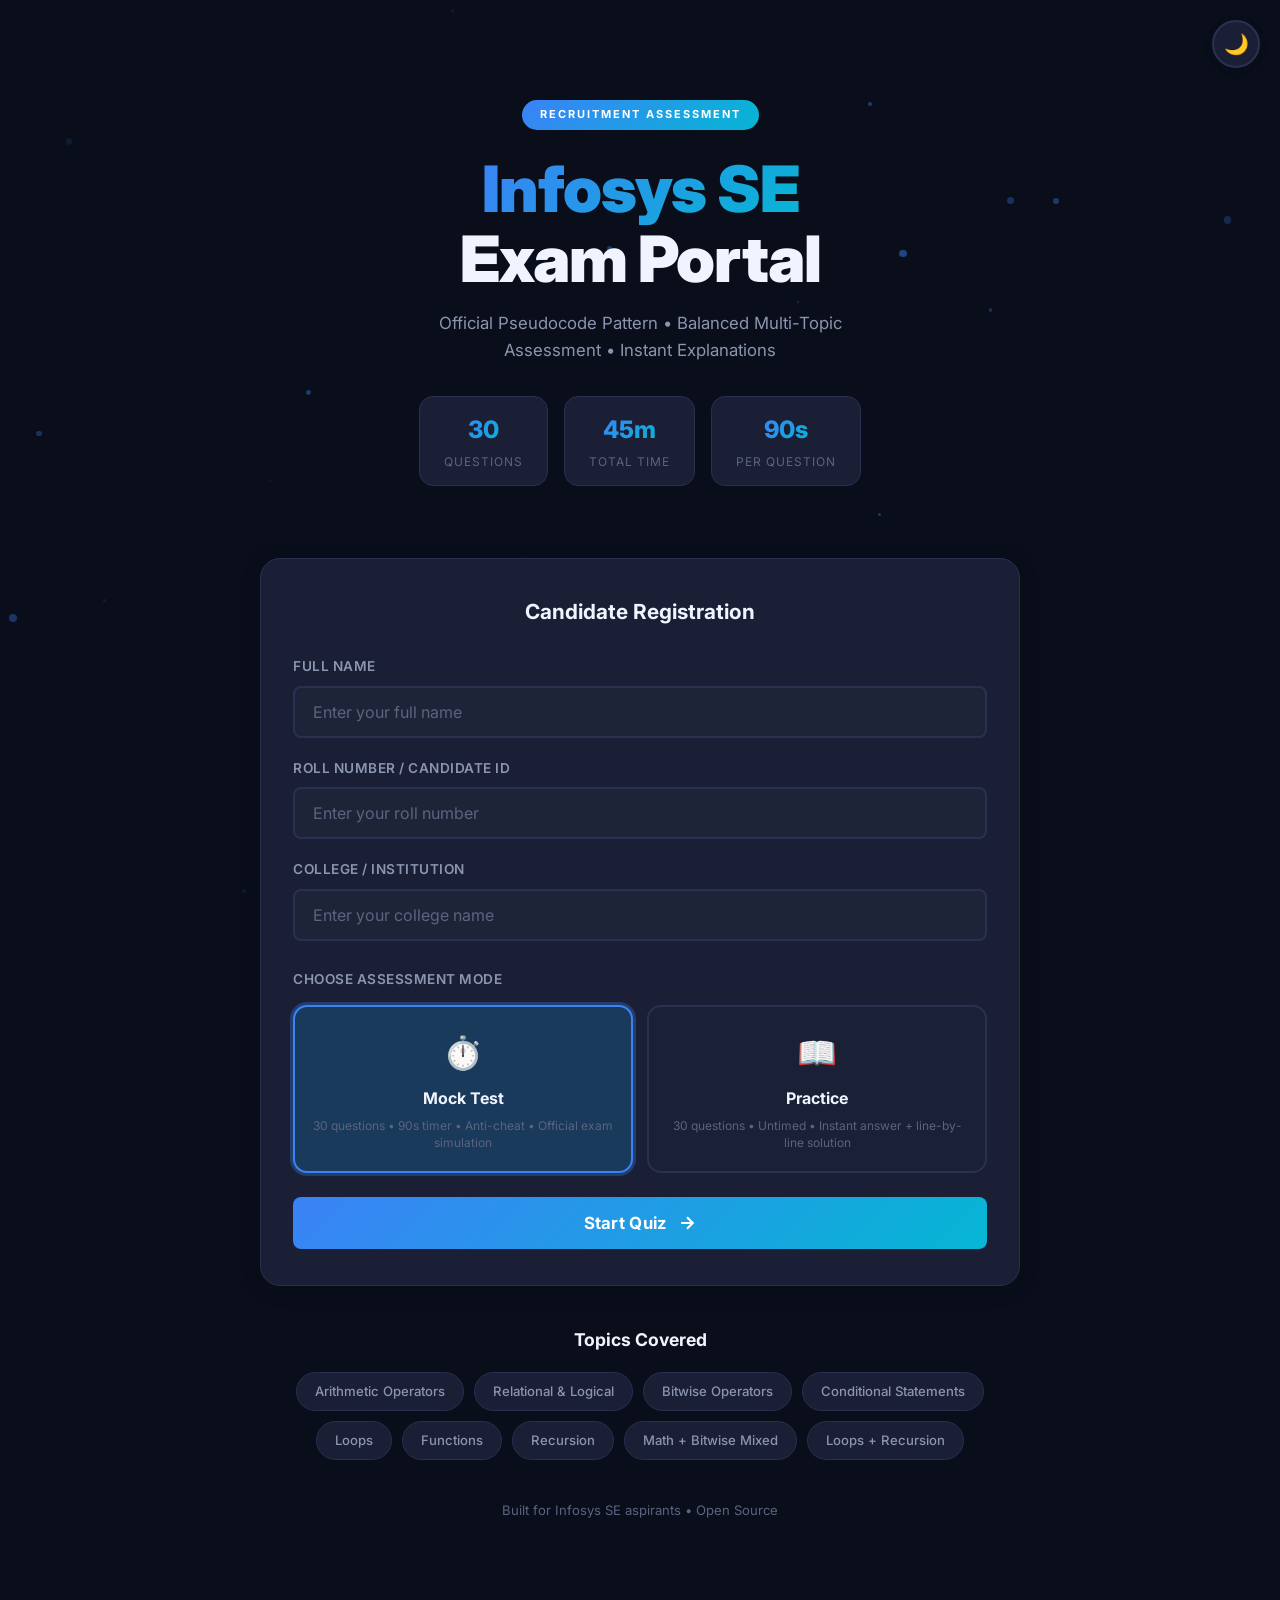
<file: index.html>
<!DOCTYPE html>
<html lang="en" data-theme="dark">
<head>
    <meta charset="UTF-8">
    <meta name="viewport" content="width=device-width, initial-scale=1.0">
    <title>Infosys SE — Pseudocode Practice Portal</title>
    <meta name="description" content="Assessment portal for Infosys Software Engineer pseudocode round. Timed mock tests, comprehensive topic coverage, and step-by-step explanations.">
    <link rel="preconnect" href="https://fonts.googleapis.com">
    <link href="https://fonts.googleapis.com/css2?family=Inter:wght@400;500;600;700;800;900&family=JetBrains+Mono:wght@400;500;600&display=swap" rel="stylesheet">
    <link rel="stylesheet" href="css/style.css">
</head>
<body>
    <!-- Theme Toggle -->
    <button class="theme-toggle" id="themeToggle" aria-label="Toggle theme">
        <span class="theme-icon">🌙</span>
    </button>

    <!-- Particles Background -->
    <div class="particles" id="particles"></div>

    <main class="landing-container">
        <!-- Hero Section -->
        <header class="hero">
            <div class="hero-badge">RECRUITMENT ASSESSMENT</div>
            <h1 class="hero-title">
                <span class="gradient-text">Infosys SE</span>
                <br>Exam Portal
            </h1>
            <p class="hero-subtitle">
                Official Pseudocode Pattern • Balanced Multi-Topic Assessment • Instant Explanations
            </p>
            <div class="stats-row">
                <div class="stat-chip">
                    <span class="stat-number">30</span>
                    <span class="stat-label">Questions</span>
                </div>
                <div class="stat-chip">
                    <span class="stat-number">45m</span>
                    <span class="stat-label">Total Time</span>
                </div>
                <div class="stat-chip">
                    <span class="stat-number">90s</span>
                    <span class="stat-label">Per Question</span>
                </div>
            </div>
        </header>

        <!-- Registration Card -->
        <section class="register-card" id="registerCard">
            <h2 class="card-title">Candidate Registration</h2>
            <form id="registerForm" autocomplete="off">
                <div class="input-group">
                    <label for="studentName">Full Name</label>
                    <input type="text" id="studentName" placeholder="Enter your full name" required maxlength="60">
                </div>
                <div class="input-group">
                    <label for="rollNumber">Roll Number / Candidate ID</label>
                    <input type="text" id="rollNumber" placeholder="Enter your roll number" required maxlength="20">
                </div>
                <div class="input-group">
                    <label for="college">College / Institution</label>
                    <input type="text" id="college" placeholder="Enter your college name" required maxlength="100">
                </div>

                <!-- Mode Selection -->
                <div class="mode-selection">
                    <h3 class="mode-title">Choose Assessment Mode</h3>
                    <div class="mode-cards">
                        <label class="mode-card selected" data-mode="mock">
                            <input type="radio" name="quizMode" value="mock" checked>
                            <div class="mode-icon">⏱️</div>
                            <div class="mode-name">Mock Test</div>
                            <div class="mode-desc">30 questions • 90s timer • Anti-cheat • Official exam simulation</div>
                        </label>
                        <label class="mode-card" data-mode="practice">
                            <input type="radio" name="quizMode" value="practice">
                            <div class="mode-icon">📖</div>
                            <div class="mode-name">Practice</div>
                            <div class="mode-desc">30 questions • Untimed • Instant answer + line-by-line solution</div>
                        </label>
                    </div>
                </div>

                <button type="submit" class="btn-start" id="startBtn">
                    <span>Start Quiz</span>
                    <svg width="20" height="20" viewBox="0 0 24 24" fill="none" stroke="currentColor" stroke-width="2.5">
                        <path d="M5 12h14M12 5l7 7-7 7"/>
                    </svg>
                </button>
            </form>
        </section>

        <!-- Past Attempts -->
        <section class="past-attempts" id="pastAttempts" style="display:none;">
            <h3 class="section-title">Your Recent Attempts</h3>
            <div class="attempts-list" id="attemptsList"></div>
        </section>

        <!-- Topics Overview -->
        <section class="topics-section">
            <h3 class="section-title">Topics Covered</h3>
            <div class="topics-grid">
                <div class="topic-chip">Arithmetic Operators</div>
                <div class="topic-chip">Relational & Logical</div>
                <div class="topic-chip">Bitwise Operators</div>
                <div class="topic-chip">Conditional Statements</div>
                <div class="topic-chip">Loops</div>
                <div class="topic-chip">Functions</div>
                <div class="topic-chip">Recursion</div>
                <div class="topic-chip">Math + Bitwise Mixed</div>
                <div class="topic-chip">Loops + Recursion</div>
            </div>
        </section>

        <footer class="footer">
            <p>Built for Infosys SE aspirants • Open Source</p>
        </footer>
    </main>

    <script src="js/app.js"></script>
</body>
</html>
</file>
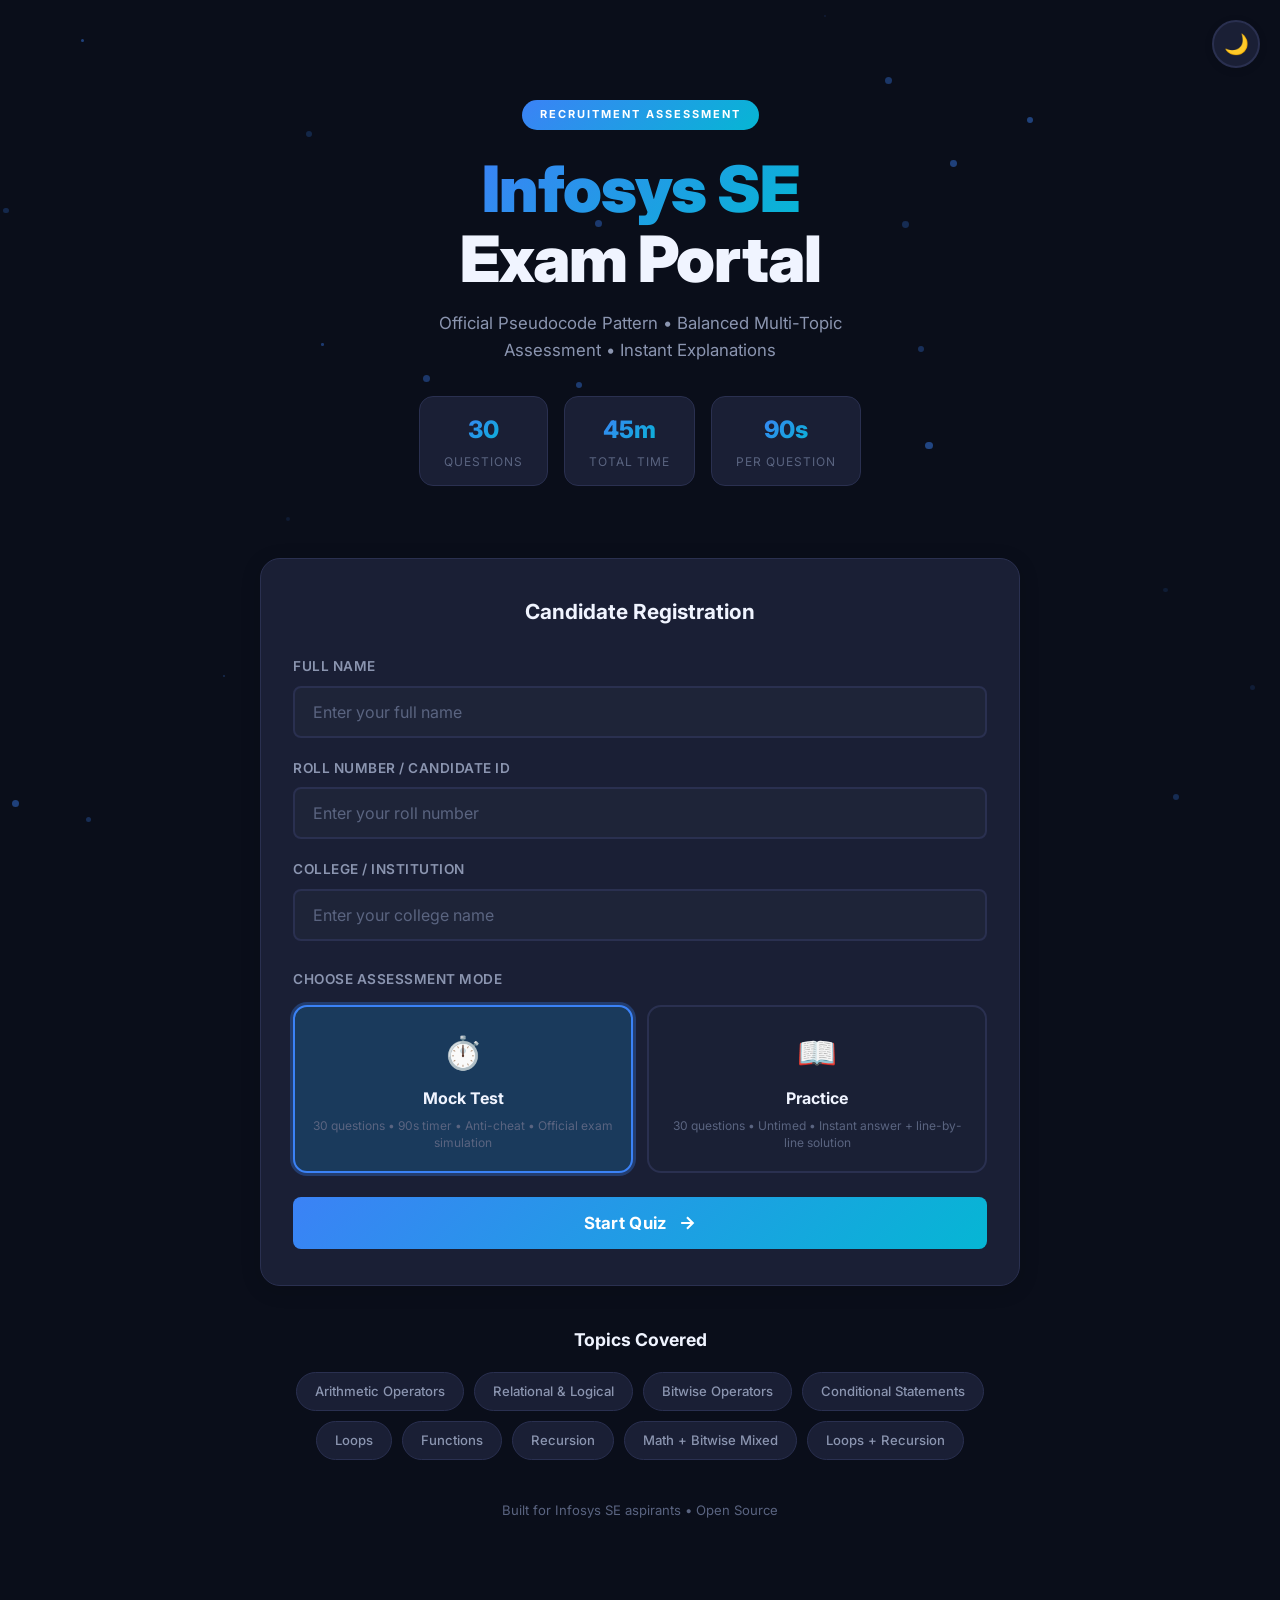
<file: instructions.html>
<!DOCTYPE html>
<html lang="en" data-theme="dark">
<head>
    <meta charset="UTF-8">
    <meta name="viewport" content="width=device-width, initial-scale=1.0">
    <title>Instructions — Infosys SE Quiz Portal</title>
    <link rel="preconnect" href="https://fonts.googleapis.com">
    <link href="https://fonts.googleapis.com/css2?family=Inter:wght@400;500;600;700;800;900&family=JetBrains+Mono:wght@400;500;600&display=swap" rel="stylesheet">
    <link rel="stylesheet" href="css/style.css">
</head>
<body>
    <button class="theme-toggle" id="themeToggle" aria-label="Toggle theme">
        <span class="theme-icon">🌙</span>
    </button>
    <div class="particles" id="particles"></div>

    <main class="instructions-container">
        <div class="instructions-card">
            <div class="instructions-header">
                <div class="instructions-icon">📋</div>
                <h1 class="instructions-title" id="instructionsTitle">Mock Test Instructions</h1>
                <p class="student-info" id="studentInfo"></p>
            </div>

            <!-- Mock Test Instructions -->
            <div class="instructions-body" id="mockInstructions">
                <div class="rule-group">
                    <h3 class="rule-title">📝 Assessment Pattern</h3>
                    <ul class="rules-list">
                        <li>The assessment contains <strong>30 pseudocode questions</strong> systematically selected across all core Infosys SE topics.</li>
                        <li>Each question has <strong>4 options</strong> with only <strong>one correct answer</strong>.</li>
                        <li>Topics evaluated: Arithmetic Operators, Relational & Logical, Bitwise, Conditionals, Loops, Functions, Recursion, and Hybrid problems.</li>
                    </ul>
                </div>

                <div class="rule-group">
                    <h3 class="rule-title">⏱️ Time Limits</h3>
                    <ul class="rules-list">
                        <li>You have <strong>90 seconds (1.5 minutes)</strong> per question.</li>
                        <li>Total test time: <strong>45 minutes maximum</strong>.</li>
                        <li>If the per-question timer expires, the question is <strong>auto-skipped</strong> as unanswered.</li>
                        <li>If total time expires, the test is <strong>auto-submitted</strong>.</li>
                    </ul>
                </div>

                <div class="rule-group">
                    <h3 class="rule-title">🧭 Navigation</h3>
                    <ul class="rules-list">
                        <li>Navigation is <strong>one-way only</strong> — you cannot go back to previous questions.</li>
                        <li>Click <strong>"Next Question"</strong> to advance. Click <strong>"Submit Test"</strong> on the last question.</li>
                        <li>You can skip a question by clicking Next without selecting an option.</li>
                    </ul>
                </div>

                <div class="rule-group">
                    <h3 class="rule-title">📊 Scoring</h3>
                    <ul class="rules-list">
                        <li><strong>+1 mark</strong> for each correct answer.</li>
                        <li><strong>No negative marking</strong> for wrong or unanswered questions.</li>
                        <li>Results with full answer review and topic analytics are shown <strong>immediately after submission</strong>.</li>
                    </ul>
                </div>

                <div class="rule-group warning-group">
                    <h3 class="rule-title">🔒 Anti-Cheat Rules</h3>
                    <ul class="rules-list">
                        <li>The test runs in <strong>full-screen mode</strong>. Exiting fullscreen triggers a warning.</li>
                        <li><strong>Tab switching and window blur</strong> are strictly monitored and logged.</li>
                        <li><strong>Right-click</strong>, <strong>copy-paste</strong>, and developer keys are disabled during the test.</li>
                        <li>The test <strong>cannot be paused</strong> — complete it in one sitting.</li>
                    </ul>
                </div>
            </div>

            <!-- Practice Mode Instructions -->
            <div class="instructions-body" id="practiceInstructions" style="display:none;">
                <div class="rule-group">
                    <h3 class="rule-title">📝 Practice Format</h3>
                    <ul class="rules-list">
                        <li><strong>30 pseudocode questions</strong> covering all core Infosys recruitment topics.</li>
                        <li>Each question has <strong>4 options</strong> with only <strong>one correct answer</strong>.</li>
                        <li><strong>No timer</strong> — take as long as you need on each question.</li>
                    </ul>
                </div>

                <div class="rule-group">
                    <h3 class="rule-title">💡 Instant Feedback</h3>
                    <ul class="rules-list">
                        <li>After selecting an option, you'll <strong>immediately see</strong> if your answer is correct or wrong.</li>
                        <li>The <strong>correct answer</strong> and a <strong>detailed explanation</strong> will be shown.</li>
                        <li>You can <strong>change your answer</strong> before clicking "Next Question".</li>
                        <li>The explanation stays visible until you navigate to the next question.</li>
                    </ul>
                </div>

                <div class="rule-group">
                    <h3 class="rule-title">📊 At the End</h3>
                    <ul class="rules-list">
                        <li>Your <strong>total score</strong> and <strong>topic-wise performance</strong> are shown.</li>
                        <li>Full review of all questions with explanations is available.</li>
                    </ul>
                </div>
            </div>

            <div class="instructions-footer">
                <div class="ready-check">
                    <label class="checkbox-label">
                        <input type="checkbox" id="readyCheck">
                        <span class="checkmark"></span>
                        <span>I have read and understood the instructions</span>
                    </label>
                </div>
                <button class="btn-start btn-begin" id="beginBtn" disabled>
                    <span id="beginBtnText">Begin Test</span>
                    <svg width="20" height="20" viewBox="0 0 24 24" fill="none" stroke="currentColor" stroke-width="2.5">
                        <path d="M5 12h14M12 5l7 7-7 7"/>
                    </svg>
                </button>
            </div>
        </div>
    </main>

    <script src="js/instructions.js"></script>
</body>
</html>
</file>
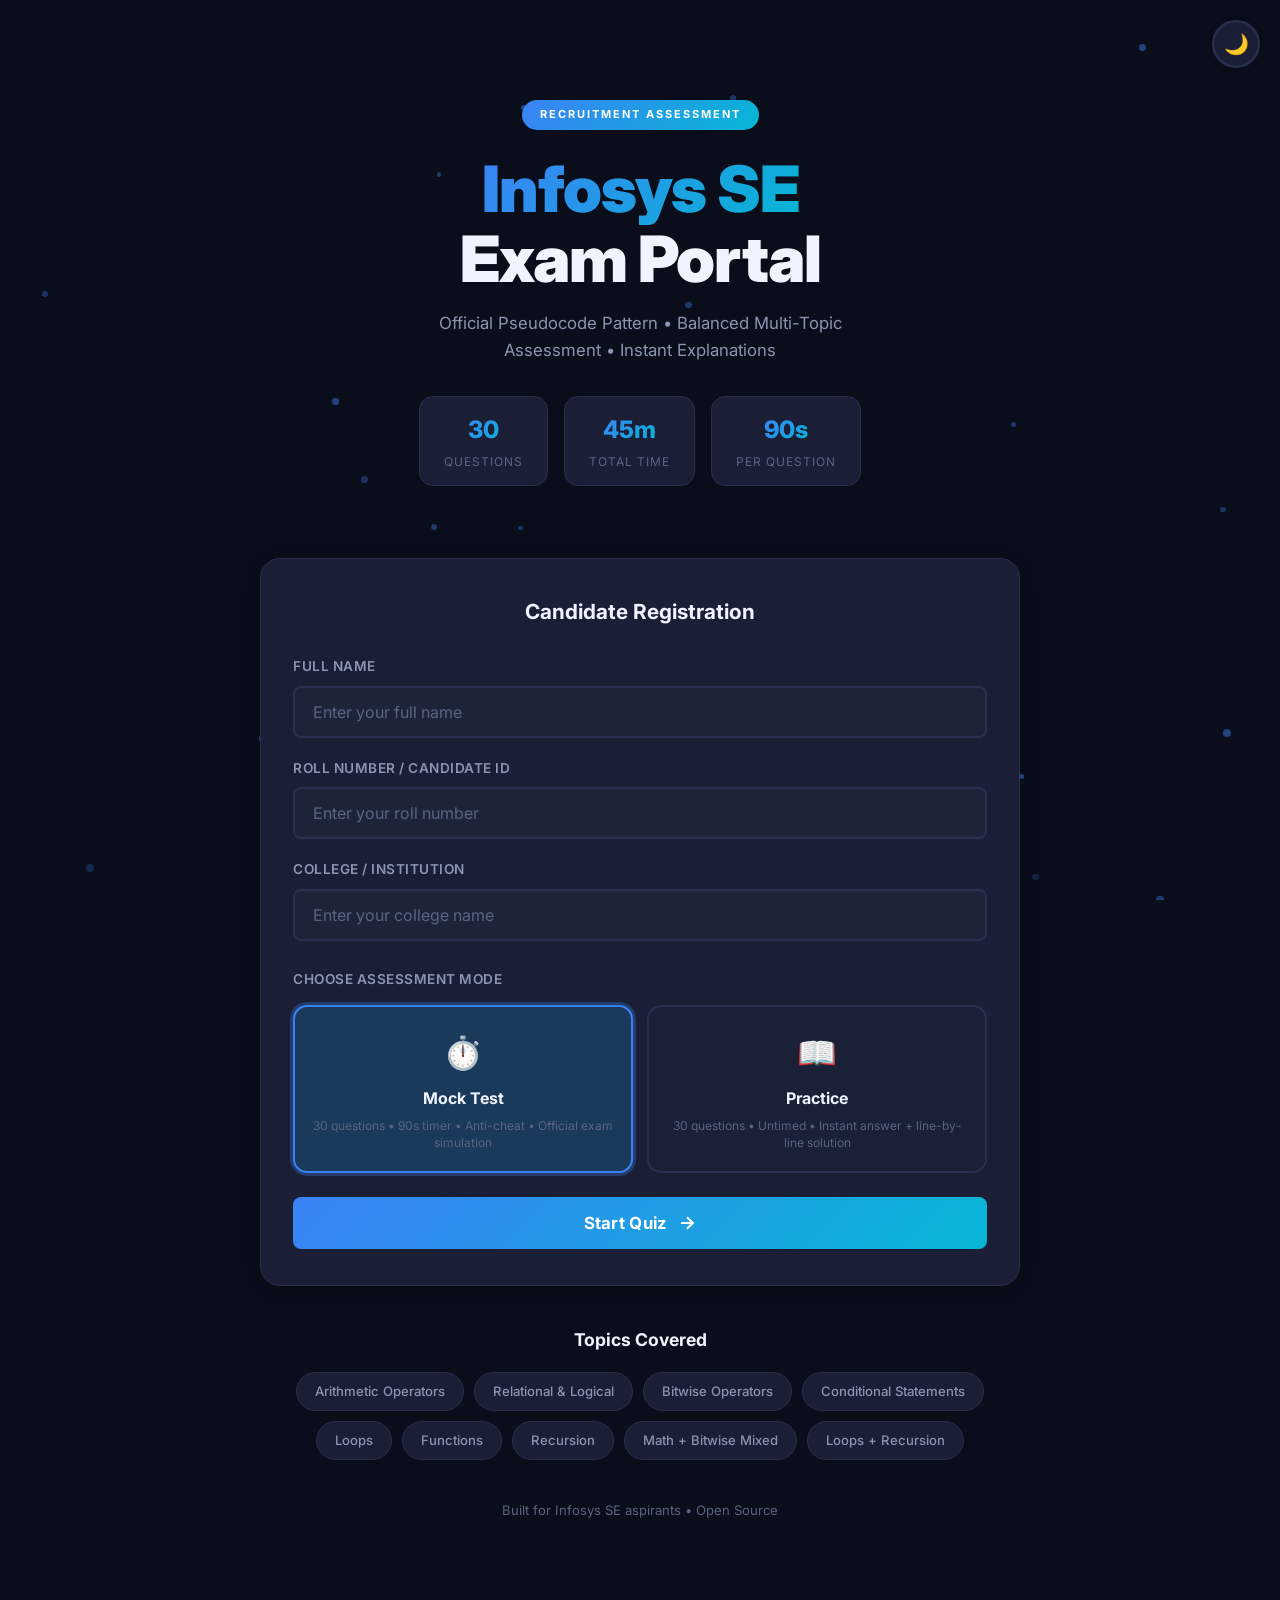
<file: quiz.html>
<!DOCTYPE html>
<html lang="en" data-theme="dark">
<head>
    <meta charset="UTF-8">
    <meta name="viewport" content="width=device-width, initial-scale=1.0">
    <title>Quiz — Infosys SE Quiz Portal</title>
    <link rel="preconnect" href="https://fonts.googleapis.com">
    <link href="https://fonts.googleapis.com/css2?family=Inter:wght@400;500;600;700;800;900&family=JetBrains+Mono:wght@400;500;600&display=swap" rel="stylesheet">
    <link rel="stylesheet" href="css/style.css">
</head>
<body class="quiz-body">
    <!-- Fullscreen Overlay Warning -->
    <div class="fullscreen-warning" id="fullscreenWarning" style="display:none;">
        <div class="warning-content">
            <div class="warning-icon">⚠️</div>
            <h2>Fullscreen Required</h2>
            <p>You exited fullscreen mode. Please return to fullscreen to continue the test.</p>
            <p class="tab-warn-count" id="tabWarnCount"></p>
            <button class="btn-start" id="returnFullscreen">Return to Fullscreen</button>
        </div>
    </div>

    <!-- Quiz Header -->
    <header class="quiz-header" id="quizHeader">
        <div class="header-left">
            <span class="student-name-display" id="headerStudentName"></span>
            <span class="mode-badge" id="modeBadge">MOCK TEST</span>
        </div>
        <div class="header-center">
            <span class="question-counter" id="questionCounter">Q 1 / 30</span>
        </div>
        <div class="header-right">
            <div class="timer-display" id="timerDisplay">
                <span class="timer-icon">⏱️</span>
                <span class="timer-value" id="timerValue">01:30</span>
            </div>
            <div class="total-timer" id="totalTimerDisplay">
                <span class="total-timer-label">Total:</span>
                <span class="total-timer-value" id="totalTimerValue">45:00</span>
            </div>
        </div>
    </header>

    <!-- Progress Bar -->
    <div class="progress-container" id="progressContainer">
        <div class="progress-bar" id="progressBar"></div>
    </div>

    <!-- Quiz Content -->
    <main class="quiz-container">
        <div class="question-card" id="questionCard">
            <!-- Question Text -->
            <div class="question-text" id="questionText"></div>

            <!-- Code Block -->
            <div class="code-block" id="codeBlock">
                <div class="code-header">
                    <span class="code-lang">PSEUDOCODE</span>
                    <span class="code-qid" id="codeQid"></span>
                </div>
                <pre class="code-content" id="codeContent"></pre>
            </div>

            <!-- Options -->
            <div class="options-container" id="optionsContainer"></div>

            <!-- Practice Mode: Explanation Panel -->
            <div class="explanation-panel" id="explanationPanel" style="display:none;">
                <div class="explanation-header" id="explanationHeader">
                    <span class="explanation-icon" id="explanationIcon"></span>
                    <span class="explanation-status" id="explanationStatus"></span>
                </div>
                <div class="explanation-body">
                    <strong>Correct Answer:</strong> <span id="correctAnswerText"></span>
                    <div class="explanation-detail" id="explanationDetail"></div>
                </div>
            </div>
        </div>

        <!-- Navigation -->
        <div class="quiz-nav">
            <div class="nav-info">
                <span class="answered-count" id="answeredCount">0 / 30 answered</span>
            </div>
            <div class="nav-buttons">
                <button class="btn-skip" id="skipBtn" style="display:none;">Skip</button>
                <button class="btn-next" id="nextBtn">
                    <span id="nextBtnText">Next Question</span>
                    <svg width="18" height="18" viewBox="0 0 24 24" fill="none" stroke="currentColor" stroke-width="2.5">
                        <path d="M5 12h14M12 5l7 7-7 7"/>
                    </svg>
                </button>
                <button class="btn-submit-quiz" id="submitQuizBtn" style="display:none;">
                    Submit Test
                </button>
            </div>
        </div>
    </main>

    <!-- Submit Confirmation Modal -->
    <div class="modal-overlay" id="submitModal" style="display:none;">
        <div class="modal-card">
            <h2 class="modal-title">Submit Test?</h2>
            <div class="modal-stats">
                <div class="modal-stat">
                    <span class="modal-stat-num" id="modalAnswered">0</span>
                    <span class="modal-stat-label">Answered</span>
                </div>
                <div class="modal-stat">
                    <span class="modal-stat-num" id="modalUnanswered">0</span>
                    <span class="modal-stat-label">Unanswered</span>
                </div>
            </div>
            <p class="modal-warning">Once submitted, you cannot change your answers.</p>
            <div class="modal-actions">
                <button class="btn-cancel" id="cancelSubmit">Go Back</button>
                <button class="btn-confirm-submit" id="confirmSubmit">Submit Now</button>
            </div>
        </div>
    </div>

    <script src="data/questions.js"></script>
    <script src="js/quiz.js"></script>
</body>
</html>
</file>
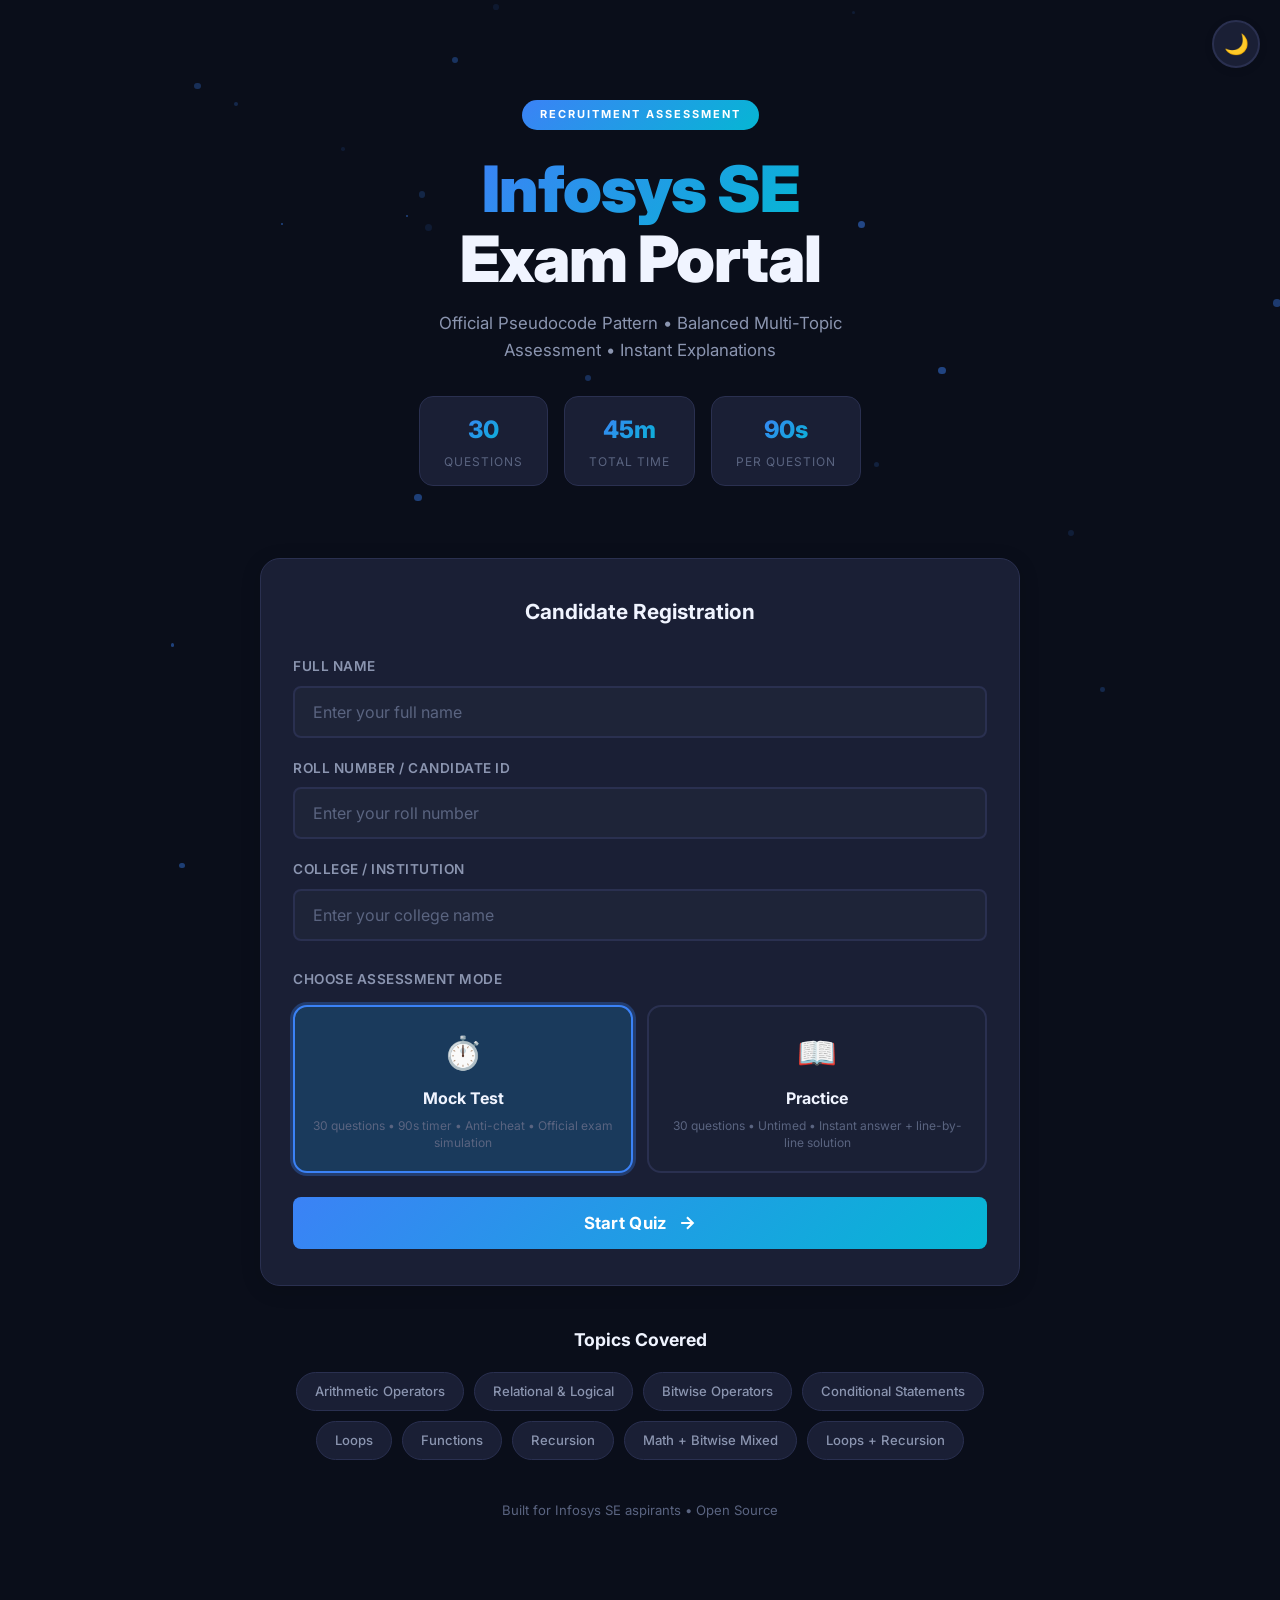
<file: results.html>
<!DOCTYPE html>
<html lang="en" data-theme="dark">
<head>
    <meta charset="UTF-8">
    <meta name="viewport" content="width=device-width, initial-scale=1.0">
    <title>Results — Infosys SE Quiz Portal</title>
    <link rel="preconnect" href="https://fonts.googleapis.com">
    <link href="https://fonts.googleapis.com/css2?family=Inter:wght@400;500;600;700;800;900&family=JetBrains+Mono:wght@400;500;600&display=swap" rel="stylesheet">
    <link rel="stylesheet" href="css/style.css">
</head>
<body>
    <button class="theme-toggle" id="themeToggle" aria-label="Toggle theme">
        <span class="theme-icon">🌙</span>
    </button>
    <div class="particles" id="particles"></div>

    <main class="results-container">
        <!-- Score Card -->
        <section class="score-card" id="scoreCard">
            <div class="score-header">
                <h1 class="score-title">Test Complete!</h1>
                <p class="score-student" id="scoreStudent"></p>
                <p class="score-meta" id="scoreMeta"></p>
            </div>
            <div class="score-circle-wrap">
                <div class="score-circle" id="scoreCircle">
                    <svg viewBox="0 0 120 120">
                        <circle class="score-bg" cx="60" cy="60" r="52"/>
                        <circle class="score-fill" id="scoreFill" cx="60" cy="60" r="52"/>
                    </svg>
                    <div class="score-value">
                        <span class="score-num" id="scoreNum">0</span>
                        <span class="score-total">/ 30</span>
                    </div>
                </div>
                <div class="score-percent" id="scorePercent">0%</div>
            </div>
            <div class="score-breakdown">
                <div class="breakdown-item correct">
                    <span class="breakdown-icon">✅</span>
                    <span class="breakdown-num" id="correctCount">0</span>
                    <span class="breakdown-label">Correct</span>
                </div>
                <div class="breakdown-item wrong">
                    <span class="breakdown-icon">❌</span>
                    <span class="breakdown-num" id="wrongCount">0</span>
                    <span class="breakdown-label">Wrong</span>
                </div>
                <div class="breakdown-item skipped">
                    <span class="breakdown-icon">⏭️</span>
                    <span class="breakdown-num" id="skippedCount">0</span>
                    <span class="breakdown-label">Skipped</span>
                </div>
                <div class="breakdown-item time">
                    <span class="breakdown-icon">⏱️</span>
                    <span class="breakdown-num" id="timeTaken">0:00</span>
                    <span class="breakdown-label">Time Taken</span>
                </div>
            </div>
            <div class="score-message" id="scoreMessage"></div>
            <div class="tab-violations" id="tabViolations" style="display:none;">
                <span class="violation-icon">⚠️</span>
                <span class="violation-text" id="violationText"></span>
            </div>
        </section>

        <!-- Topic-wise Breakdown -->
        <section class="topic-breakdown" id="topicBreakdown">
            <h2 class="section-title">Topic-wise Performance</h2>
            <div class="topic-bars" id="topicBars"></div>
        </section>

        <!-- Answer Review -->
        <section class="review-section">
            <div class="review-header">
                <h2 class="section-title">Detailed Answer Review</h2>
                <div class="review-filters">
                    <button class="filter-btn active" data-filter="all">All (30)</button>
                    <button class="filter-btn" data-filter="correct">✅ Correct</button>
                    <button class="filter-btn" data-filter="wrong">❌ Wrong</button>
                    <button class="filter-btn" data-filter="skipped">⏭️ Skipped</button>
                </div>
            </div>
            <div class="review-list" id="reviewList"></div>
        </section>

        <!-- Actions -->
        <section class="results-actions">
            <button class="btn-retry" id="retryBtn">
                <span>🔄</span> Take Another Test
            </button>
            <a href="index.html" class="btn-home">
                <span>🏠</span> Back to Home
            </a>
        </section>
    </main>

    <script src="js/results.js"></script>
</body>
</html>
</file>
<file: css/style.css>
/* ============================================================
   INFOSYS SE PSEUDOCODE QUIZ PORTAL — MASTER STYLESHEET
   Theme: Dark/Light toggle with Infosys-inspired blue accents
   ============================================================ */

/* ---------- CSS Variables (Theme Tokens) ---------- */
:root {
    --font-main: 'Inter', -apple-system, BlinkMacSystemFont, sans-serif;
    --font-mono: 'JetBrains Mono', 'Fira Code', 'Consolas', monospace;
    --radius-sm: 8px;
    --radius-md: 14px;
    --radius-lg: 20px;
    --radius-xl: 28px;
    --shadow-sm: 0 2px 8px rgba(0,0,0,0.1);
    --shadow-md: 0 4px 20px rgba(0,0,0,0.15);
    --shadow-lg: 0 8px 40px rgba(0,0,0,0.2);
    --transition: 0.3s cubic-bezier(0.4, 0, 0.2, 1);
    --max-width: 800px;
}

/* Dark Theme (default) */
[data-theme="dark"] {
    --bg-primary: #0a0e1a;
    --bg-secondary: #111827;
    --bg-card: #1a1f35;
    --bg-card-hover: #222840;
    --bg-code: #0d1117;
    --bg-input: #1e2438;
    --bg-option: #1a2035;
    --bg-option-hover: #252d45;
    --bg-option-selected: #1a3a5c;
    --bg-correct: #0d2818;
    --bg-wrong: #2d0f0f;
    --bg-explanation: #0f1a2e;
    --bg-modal: rgba(0,0,0,0.7);
    --text-primary: #f0f4ff;
    --text-secondary: #8b95b0;
    --text-muted: #5a6480;
    --text-code: #e6edf8;
    --border-color: #2a3050;
    --border-focus: #3b82f6;
    --accent-primary: #3b82f6;
    --accent-secondary: #06b6d4;
    --accent-gradient: linear-gradient(135deg, #3b82f6, #06b6d4);
    --accent-glow: rgba(59, 130, 246, 0.3);
    --success: #22c55e;
    --success-bg: #0d2818;
    --danger: #ef4444;
    --danger-bg: #2d0f0f;
    --warning: #f59e0b;
    --warning-bg: #2d2206;
    --particle-color: rgba(59, 130, 246, 0.08);
}

/* Light Theme */
[data-theme="light"] {
    --bg-primary: #f0f4ff;
    --bg-secondary: #e8edf8;
    --bg-card: #ffffff;
    --bg-card-hover: #f5f7fc;
    --bg-code: #1e293b;
    --bg-input: #f1f5f9;
    --bg-option: #f8fafc;
    --bg-option-hover: #e8f0fe;
    --bg-option-selected: #dbeafe;
    --bg-correct: #dcfce7;
    --bg-wrong: #fef2f2;
    --bg-explanation: #eff6ff;
    --bg-modal: rgba(0,0,0,0.4);
    --text-primary: #0f172a;
    --text-secondary: #475569;
    --text-muted: #94a3b8;
    --text-code: #e6edf8;
    --border-color: #cbd5e1;
    --border-focus: #3b82f6;
    --accent-primary: #2563eb;
    --accent-secondary: #0891b2;
    --accent-gradient: linear-gradient(135deg, #2563eb, #0891b2);
    --accent-glow: rgba(37, 99, 235, 0.2);
    --success: #16a34a;
    --success-bg: #dcfce7;
    --danger: #dc2626;
    --danger-bg: #fef2f2;
    --warning: #d97706;
    --warning-bg: #fef3c7;
    --particle-color: rgba(37, 99, 235, 0.06);
}

/* ---------- Reset & Base ---------- */
*, *::before, *::after {
    margin: 0;
    padding: 0;
    box-sizing: border-box;
}

html {
    scroll-behavior: smooth;
}

body {
    font-family: var(--font-main);
    background: var(--bg-primary);
    color: var(--text-primary);
    line-height: 1.6;
    min-height: 100vh;
    transition: background var(--transition), color var(--transition);
    -webkit-font-smoothing: antialiased;
}

/* ---------- Theme Toggle ---------- */
.theme-toggle {
    position: fixed;
    top: 20px;
    right: 20px;
    z-index: 1000;
    width: 48px;
    height: 48px;
    border-radius: 50%;
    border: 2px solid var(--border-color);
    background: var(--bg-card);
    cursor: pointer;
    display: flex;
    align-items: center;
    justify-content: center;
    transition: all var(--transition);
    box-shadow: var(--shadow-sm);
}

.theme-toggle:hover {
    transform: scale(1.1);
    border-color: var(--accent-primary);
    box-shadow: 0 0 20px var(--accent-glow);
}

.theme-icon {
    font-size: 20px;
    transition: transform 0.5s ease;
}

.theme-toggle:hover .theme-icon {
    transform: rotate(30deg);
}

/* ---------- Particles Background ---------- */
.particles {
    position: fixed;
    top: 0;
    left: 0;
    width: 100%;
    height: 100%;
    pointer-events: none;
    z-index: 0;
    overflow: hidden;
}

.particle {
    position: absolute;
    width: 4px;
    height: 4px;
    background: var(--accent-primary);
    border-radius: 50%;
    opacity: 0;
    animation: particleFloat 8s infinite;
}

@keyframes particleFloat {
    0% { opacity: 0; transform: translateY(100vh) scale(0); }
    20% { opacity: 0.6; }
    80% { opacity: 0.3; }
    100% { opacity: 0; transform: translateY(-10vh) scale(1.5); }
}

/* ---------- Landing Page ---------- */
.landing-container {
    max-width: var(--max-width);
    margin: 0 auto;
    padding: 40px 20px 60px;
    position: relative;
    z-index: 1;
}

/* Hero */
.hero {
    text-align: center;
    padding: 60px 0 40px;
}

.hero-badge {
    display: inline-block;
    padding: 6px 18px;
    background: var(--accent-gradient);
    color: #fff;
    font-size: 11px;
    font-weight: 700;
    letter-spacing: 2px;
    border-radius: 100px;
    margin-bottom: 24px;
    text-transform: uppercase;
}

.hero-title {
    font-size: clamp(2.5rem, 6vw, 4rem);
    font-weight: 900;
    line-height: 1.1;
    margin-bottom: 16px;
    letter-spacing: -1px;
}

.gradient-text {
    background: var(--accent-gradient);
    -webkit-background-clip: text;
    -webkit-text-fill-color: transparent;
    background-clip: text;
}

.hero-subtitle {
    font-size: 1.05rem;
    color: var(--text-secondary);
    max-width: 500px;
    margin: 0 auto 32px;
}

.stats-row {
    display: flex;
    justify-content: center;
    gap: 16px;
    flex-wrap: wrap;
}

.stat-chip {
    display: flex;
    flex-direction: column;
    align-items: center;
    padding: 14px 24px;
    background: var(--bg-card);
    border: 1px solid var(--border-color);
    border-radius: var(--radius-md);
    min-width: 100px;
    transition: all var(--transition);
}

.stat-chip:hover {
    border-color: var(--accent-primary);
    transform: translateY(-2px);
    box-shadow: 0 4px 20px var(--accent-glow);
}

.stat-number {
    font-size: 1.5rem;
    font-weight: 800;
    background: var(--accent-gradient);
    -webkit-background-clip: text;
    -webkit-text-fill-color: transparent;
    background-clip: text;
}

.stat-label {
    font-size: 0.75rem;
    color: var(--text-muted);
    text-transform: uppercase;
    letter-spacing: 1px;
    margin-top: 2px;
}

/* Register Card */
.register-card {
    background: var(--bg-card);
    border: 1px solid var(--border-color);
    border-radius: var(--radius-lg);
    padding: 36px 32px;
    margin-top: 32px;
    box-shadow: var(--shadow-md);
    transition: all var(--transition);
}

.card-title {
    font-size: 1.3rem;
    font-weight: 700;
    margin-bottom: 28px;
    text-align: center;
}

.input-group {
    margin-bottom: 20px;
}

.input-group label {
    display: block;
    font-size: 0.85rem;
    font-weight: 600;
    color: var(--text-secondary);
    margin-bottom: 8px;
    text-transform: uppercase;
    letter-spacing: 0.5px;
}

.input-group input {
    width: 100%;
    padding: 14px 18px;
    background: var(--bg-input);
    border: 2px solid var(--border-color);
    border-radius: var(--radius-sm);
    color: var(--text-primary);
    font-family: var(--font-main);
    font-size: 1rem;
    transition: all var(--transition);
    outline: none;
}

.input-group input:focus {
    border-color: var(--accent-primary);
    box-shadow: 0 0 0 4px var(--accent-glow);
}

.input-group input::placeholder {
    color: var(--text-muted);
}

/* Mode Selection */
.mode-selection {
    margin: 28px 0 24px;
}

.mode-title {
    font-size: 0.85rem;
    font-weight: 600;
    color: var(--text-secondary);
    text-transform: uppercase;
    letter-spacing: 0.5px;
    margin-bottom: 14px;
}

.mode-cards {
    display: grid;
    grid-template-columns: 1fr 1fr;
    gap: 14px;
}

.mode-card {
    position: relative;
    padding: 20px 18px;
    background: var(--bg-option);
    border: 2px solid var(--border-color);
    border-radius: var(--radius-md);
    cursor: pointer;
    transition: all var(--transition);
    text-align: center;
}

.mode-card input[type="radio"] {
    position: absolute;
    opacity: 0;
    width: 0;
    height: 0;
}

.mode-card:hover {
    background: var(--bg-option-hover);
    border-color: var(--accent-primary);
}

.mode-card.selected {
    background: var(--bg-option-selected);
    border-color: var(--accent-primary);
    box-shadow: 0 0 0 3px var(--accent-glow);
}

.mode-icon {
    font-size: 2rem;
    margin-bottom: 8px;
}

.mode-name {
    font-size: 1rem;
    font-weight: 700;
    margin-bottom: 6px;
}

.mode-desc {
    font-size: 0.75rem;
    color: var(--text-muted);
    line-height: 1.4;
}

/* Start Button */
.btn-start {
    width: 100%;
    padding: 16px 24px;
    background: var(--accent-gradient);
    color: #fff;
    border: none;
    border-radius: var(--radius-sm);
    font-family: var(--font-main);
    font-size: 1.05rem;
    font-weight: 700;
    cursor: pointer;
    display: flex;
    align-items: center;
    justify-content: center;
    gap: 10px;
    transition: all var(--transition);
    margin-top: 8px;
    letter-spacing: 0.3px;
}

.btn-start:hover {
    transform: translateY(-2px);
    box-shadow: 0 8px 30px var(--accent-glow);
}

.btn-start:active {
    transform: translateY(0);
}

.btn-start:disabled {
    opacity: 0.5;
    cursor: not-allowed;
    transform: none;
    box-shadow: none;
}

/* Past Attempts */
.past-attempts {
    margin-top: 32px;
}

.section-title {
    font-size: 1.1rem;
    font-weight: 700;
    margin-bottom: 18px;
    text-align: center;
}

.attempts-list {
    display: flex;
    flex-direction: column;
    gap: 10px;
}

.attempt-item {
    display: flex;
    align-items: center;
    justify-content: space-between;
    padding: 14px 18px;
    background: var(--bg-card);
    border: 1px solid var(--border-color);
    border-radius: var(--radius-sm);
    transition: all var(--transition);
}

.attempt-item:hover {
    border-color: var(--accent-primary);
}

.attempt-score {
    font-weight: 700;
    font-size: 1.1rem;
}

.attempt-date {
    font-size: 0.8rem;
    color: var(--text-muted);
}

.attempt-mode {
    font-size: 0.7rem;
    padding: 3px 10px;
    border-radius: 100px;
    font-weight: 600;
    text-transform: uppercase;
    letter-spacing: 0.5px;
}

.attempt-mode.mock { background: var(--accent-primary); color: #fff; }
.attempt-mode.practice { background: var(--success); color: #fff; }

/* Topics Grid */
.topics-section {
    margin-top: 40px;
}

.topics-grid {
    display: flex;
    flex-wrap: wrap;
    gap: 10px;
    justify-content: center;
}

.topic-chip {
    padding: 8px 18px;
    background: var(--bg-card);
    border: 1px solid var(--border-color);
    border-radius: 100px;
    font-size: 0.82rem;
    color: var(--text-secondary);
    font-weight: 500;
    transition: all var(--transition);
}

.topic-chip:hover {
    border-color: var(--accent-primary);
    color: var(--accent-primary);
    transform: translateY(-1px);
}

/* Footer */
.footer {
    text-align: center;
    padding: 40px 0 20px;
    color: var(--text-muted);
    font-size: 0.82rem;
}

/* ============================================================
   INSTRUCTIONS PAGE
   ============================================================ */
.instructions-container {
    max-width: 700px;
    margin: 0 auto;
    padding: 40px 20px 60px;
    position: relative;
    z-index: 1;
}

.instructions-card {
    background: var(--bg-card);
    border: 1px solid var(--border-color);
    border-radius: var(--radius-lg);
    overflow: hidden;
    box-shadow: var(--shadow-lg);
}

.instructions-header {
    text-align: center;
    padding: 36px 32px 24px;
    border-bottom: 1px solid var(--border-color);
}

.instructions-icon {
    font-size: 3rem;
    margin-bottom: 12px;
}

.instructions-title {
    font-size: 1.6rem;
    font-weight: 800;
}

.student-info {
    color: var(--text-muted);
    font-size: 0.9rem;
    margin-top: 8px;
}

.instructions-body {
    padding: 28px 32px;
}

.rule-group {
    margin-bottom: 24px;
}

.rule-group:last-child {
    margin-bottom: 0;
}

.rule-title {
    font-size: 1rem;
    font-weight: 700;
    margin-bottom: 10px;
    color: var(--text-primary);
}

.rules-list {
    list-style: none;
    padding: 0;
}

.rules-list li {
    position: relative;
    padding: 6px 0 6px 24px;
    font-size: 0.9rem;
    color: var(--text-secondary);
    line-height: 1.6;
}

.rules-list li::before {
    content: '›';
    position: absolute;
    left: 6px;
    color: var(--accent-primary);
    font-weight: 700;
    font-size: 1.1rem;
}

.rules-list li strong {
    color: var(--text-primary);
}

.warning-group {
    background: var(--danger-bg);
    border: 1px solid var(--danger);
    border-radius: var(--radius-sm);
    padding: 18px 20px;
}

.warning-group .rule-title {
    color: var(--danger);
}

.instructions-footer {
    padding: 24px 32px 32px;
    border-top: 1px solid var(--border-color);
}

.ready-check {
    margin-bottom: 18px;
}

.checkbox-label {
    display: flex;
    align-items: center;
    gap: 12px;
    cursor: pointer;
    font-size: 0.92rem;
    color: var(--text-secondary);
    user-select: none;
}

.checkbox-label input[type="checkbox"] {
    display: none;
}

.checkmark {
    width: 22px;
    height: 22px;
    min-width: 22px;
    border: 2px solid var(--border-color);
    border-radius: 6px;
    transition: all var(--transition);
    position: relative;
}

.checkbox-label input:checked ~ .checkmark {
    background: var(--accent-primary);
    border-color: var(--accent-primary);
}

.checkbox-label input:checked ~ .checkmark::after {
    content: '✓';
    position: absolute;
    top: 50%;
    left: 50%;
    transform: translate(-50%, -50%);
    color: #fff;
    font-size: 14px;
    font-weight: 700;
}

.btn-begin {
    margin-top: 0;
}

/* ============================================================
   QUIZ PAGE
   ============================================================ */
.quiz-body {
    overflow-x: hidden;
}

/* Quiz Header */
.quiz-header {
    display: flex;
    align-items: center;
    justify-content: space-between;
    padding: 12px 24px;
    background: var(--bg-card);
    border-bottom: 1px solid var(--border-color);
    position: sticky;
    top: 0;
    z-index: 100;
    backdrop-filter: blur(12px);
}

.header-left {
    display: flex;
    align-items: center;
    gap: 12px;
}

.student-name-display {
    font-weight: 600;
    font-size: 0.9rem;
    max-width: 150px;
    overflow: hidden;
    text-overflow: ellipsis;
    white-space: nowrap;
}

.mode-badge {
    padding: 3px 12px;
    font-size: 0.65rem;
    font-weight: 700;
    border-radius: 100px;
    letter-spacing: 1px;
    background: var(--accent-primary);
    color: #fff;
}

.mode-badge.practice {
    background: var(--success);
}

.header-center {
    text-align: center;
}

.question-counter {
    font-size: 1rem;
    font-weight: 700;
    letter-spacing: 0.5px;
}

.header-right {
    display: flex;
    align-items: center;
    gap: 16px;
}

.timer-display {
    display: flex;
    align-items: center;
    gap: 6px;
    padding: 6px 14px;
    background: var(--bg-primary);
    border-radius: var(--radius-sm);
    font-family: var(--font-mono);
    font-size: 1.1rem;
    font-weight: 600;
}

.timer-display.warning {
    color: var(--warning);
    animation: timerPulse 1s infinite;
}

.timer-display.danger {
    color: var(--danger);
    animation: timerPulse 0.5s infinite;
}

@keyframes timerPulse {
    0%, 100% { opacity: 1; }
    50% { opacity: 0.5; }
}

.timer-icon {
    font-size: 0.9rem;
}

.total-timer {
    display: flex;
    align-items: center;
    gap: 6px;
    font-size: 0.82rem;
    color: var(--text-muted);
}

.total-timer-label {
    font-weight: 500;
}

.total-timer-value {
    font-family: var(--font-mono);
    font-weight: 600;
    color: var(--text-secondary);
}

/* Progress Bar */
.progress-container {
    height: 3px;
    background: var(--bg-secondary);
    width: 100%;
}

.progress-bar {
    height: 100%;
    background: var(--accent-gradient);
    width: 0%;
    transition: width 0.5s ease;
}

/* Quiz Container */
.quiz-container {
    max-width: var(--max-width);
    margin: 0 auto;
    padding: 24px 20px 100px;
}

/* Question Card */
.question-card {
    background: var(--bg-card);
    border: 1px solid var(--border-color);
    border-radius: var(--radius-lg);
    padding: 28px;
    margin-bottom: 20px;
    box-shadow: var(--shadow-md);
    animation: cardSlideIn 0.4s ease;
}

@keyframes cardSlideIn {
    from { opacity: 0; transform: translateX(30px); }
    to { opacity: 1; transform: translateX(0); }
}

.question-text {
    font-size: 1.05rem;
    font-weight: 600;
    margin-bottom: 20px;
    line-height: 1.6;
}

/* Code Block */
.code-block {
    background: var(--bg-code);
    border-radius: var(--radius-md);
    overflow: hidden;
    margin-bottom: 24px;
    border: 1px solid rgba(255,255,255,0.08);
}

.code-header {
    display: flex;
    align-items: center;
    justify-content: space-between;
    padding: 8px 16px;
    background: rgba(255,255,255,0.04);
    border-bottom: 1px solid rgba(255,255,255,0.06);
}

.code-lang {
    font-size: 0.7rem;
    font-weight: 700;
    letter-spacing: 1px;
    color: var(--accent-secondary);
    text-transform: uppercase;
}

.code-qid {
    font-size: 0.7rem;
    color: rgba(255,255,255,0.3);
}

.code-content {
    padding: 20px;
    font-family: var(--font-mono);
    font-size: 0.88rem;
    line-height: 1.7;
    color: var(--text-code);
    overflow-x: auto;
    white-space: pre;
    tab-size: 4;
}

/* Options */
.options-container {
    display: flex;
    flex-direction: column;
    gap: 10px;
}

.option-btn {
    display: flex;
    align-items: center;
    gap: 14px;
    padding: 16px 20px;
    background: var(--bg-option);
    border: 2px solid var(--border-color);
    border-radius: var(--radius-sm);
    cursor: pointer;
    transition: all var(--transition);
    text-align: left;
    font-family: var(--font-main);
    font-size: 0.95rem;
    color: var(--text-primary);
    width: 100%;
}

.option-btn:hover:not(.disabled) {
    background: var(--bg-option-hover);
    border-color: var(--accent-primary);
    transform: translateX(4px);
}

.option-btn.selected {
    background: var(--bg-option-selected);
    border-color: var(--accent-primary);
    box-shadow: 0 0 0 3px var(--accent-glow);
}

.option-btn.correct {
    background: var(--bg-correct);
    border-color: var(--success);
}

.option-btn.wrong {
    background: var(--bg-wrong);
    border-color: var(--danger);
}

.option-btn.disabled {
    cursor: default;
}

.option-label {
    width: 32px;
    height: 32px;
    min-width: 32px;
    display: flex;
    align-items: center;
    justify-content: center;
    border-radius: 8px;
    background: var(--bg-primary);
    font-weight: 700;
    font-size: 0.85rem;
    color: var(--text-secondary);
    transition: all var(--transition);
}

.option-btn.selected .option-label {
    background: var(--accent-primary);
    color: #fff;
}

.option-btn.correct .option-label {
    background: var(--success);
    color: #fff;
}

.option-btn.wrong .option-label {
    background: var(--danger);
    color: #fff;
}

.option-text {
    flex: 1;
    font-family: var(--font-mono);
    font-size: 0.9rem;
}

.option-result-icon {
    font-size: 1.2rem;
    margin-left: auto;
}

/* Explanation Panel (Practice Mode) */
.explanation-panel {
    margin-top: 20px;
    border-radius: var(--radius-md);
    overflow: hidden;
    animation: slideDown 0.3s ease;
    border: 1px solid var(--border-color);
}

@keyframes slideDown {
    from { opacity: 0; max-height: 0; transform: translateY(-10px); }
    to { opacity: 1; max-height: 500px; transform: translateY(0); }
}

.explanation-header {
    display: flex;
    align-items: center;
    gap: 10px;
    padding: 14px 20px;
    font-weight: 700;
    font-size: 0.95rem;
}

.explanation-header.correct {
    background: var(--success-bg);
    color: var(--success);
    border-bottom: 1px solid var(--success);
}

.explanation-header.wrong {
    background: var(--danger-bg);
    color: var(--danger);
    border-bottom: 1px solid var(--danger);
}

.explanation-icon {
    font-size: 1.2rem;
}

.explanation-body {
    padding: 18px 20px;
    background: var(--bg-explanation);
    font-size: 0.9rem;
    color: var(--text-secondary);
    line-height: 1.7;
}

.explanation-body strong {
    color: var(--text-primary);
}

.explanation-detail {
    margin-top: 10px;
    padding-top: 10px;
    border-top: 1px solid var(--border-color);
}

/* Quiz Navigation */
.quiz-nav {
    display: flex;
    align-items: center;
    justify-content: space-between;
    padding: 16px 24px;
    background: var(--bg-card);
    border: 1px solid var(--border-color);
    border-radius: var(--radius-md);
    position: fixed;
    bottom: 20px;
    left: 50%;
    transform: translateX(-50%);
    width: calc(100% - 40px);
    max-width: var(--max-width);
    z-index: 99;
    box-shadow: var(--shadow-lg);
}

.answered-count {
    font-size: 0.85rem;
    color: var(--text-muted);
    font-weight: 500;
}

.nav-buttons {
    display: flex;
    gap: 10px;
}

.btn-next, .btn-skip {
    padding: 10px 22px;
    border-radius: var(--radius-sm);
    font-family: var(--font-main);
    font-size: 0.9rem;
    font-weight: 600;
    cursor: pointer;
    display: flex;
    align-items: center;
    gap: 8px;
    transition: all var(--transition);
    border: none;
}

.btn-next {
    background: var(--accent-gradient);
    color: #fff;
}

.btn-next:hover {
    transform: translateY(-1px);
    box-shadow: 0 4px 16px var(--accent-glow);
}

.btn-skip {
    background: transparent;
    color: var(--text-muted);
    border: 1px solid var(--border-color);
}

.btn-skip:hover {
    border-color: var(--text-secondary);
    color: var(--text-secondary);
}

.btn-submit-quiz {
    padding: 10px 24px;
    background: var(--success);
    color: #fff;
    border: none;
    border-radius: var(--radius-sm);
    font-family: var(--font-main);
    font-size: 0.9rem;
    font-weight: 700;
    cursor: pointer;
    transition: all var(--transition);
}

.btn-submit-quiz:hover {
    transform: translateY(-1px);
    box-shadow: 0 4px 16px rgba(34, 197, 94, 0.3);
}

/* Fullscreen Warning */
.fullscreen-warning {
    position: fixed;
    top: 0;
    left: 0;
    width: 100%;
    height: 100%;
    background: var(--bg-modal);
    z-index: 9999;
    display: flex;
    align-items: center;
    justify-content: center;
    backdrop-filter: blur(8px);
}

.warning-content {
    background: var(--bg-card);
    border: 1px solid var(--border-color);
    border-radius: var(--radius-lg);
    padding: 40px;
    text-align: center;
    max-width: 420px;
}

.warning-icon {
    font-size: 3rem;
    margin-bottom: 16px;
}

.warning-content h2 {
    margin-bottom: 12px;
}

.warning-content p {
    color: var(--text-secondary);
    margin-bottom: 10px;
}

.tab-warn-count {
    color: var(--danger);
    font-weight: 700;
    font-size: 0.85rem;
}

/* Submit Modal */
.modal-overlay {
    position: fixed;
    top: 0;
    left: 0;
    width: 100%;
    height: 100%;
    background: var(--bg-modal);
    z-index: 9998;
    display: flex;
    align-items: center;
    justify-content: center;
    backdrop-filter: blur(6px);
}

.modal-card {
    background: var(--bg-card);
    border: 1px solid var(--border-color);
    border-radius: var(--radius-lg);
    padding: 36px;
    text-align: center;
    max-width: 400px;
    width: 90%;
    box-shadow: var(--shadow-lg);
    animation: modalSlide 0.3s ease;
}

@keyframes modalSlide {
    from { opacity: 0; transform: scale(0.95) translateY(10px); }
    to { opacity: 1; transform: scale(1) translateY(0); }
}

.modal-title {
    font-size: 1.3rem;
    font-weight: 800;
    margin-bottom: 20px;
}

.modal-stats {
    display: flex;
    justify-content: center;
    gap: 32px;
    margin-bottom: 20px;
}

.modal-stat {
    display: flex;
    flex-direction: column;
    align-items: center;
}

.modal-stat-num {
    font-size: 2rem;
    font-weight: 800;
    background: var(--accent-gradient);
    -webkit-background-clip: text;
    -webkit-text-fill-color: transparent;
    background-clip: text;
}

.modal-stat-label {
    font-size: 0.8rem;
    color: var(--text-muted);
    text-transform: uppercase;
    letter-spacing: 0.5px;
}

.modal-warning {
    font-size: 0.85rem;
    color: var(--text-muted);
    margin-bottom: 24px;
}

.modal-actions {
    display: flex;
    gap: 12px;
}

.btn-cancel {
    flex: 1;
    padding: 12px;
    background: transparent;
    border: 1px solid var(--border-color);
    border-radius: var(--radius-sm);
    color: var(--text-secondary);
    font-family: var(--font-main);
    font-size: 0.9rem;
    font-weight: 600;
    cursor: pointer;
    transition: all var(--transition);
}

.btn-cancel:hover {
    border-color: var(--text-secondary);
}

.btn-confirm-submit {
    flex: 1;
    padding: 12px;
    background: var(--success);
    border: none;
    border-radius: var(--radius-sm);
    color: #fff;
    font-family: var(--font-main);
    font-size: 0.9rem;
    font-weight: 700;
    cursor: pointer;
    transition: all var(--transition);
}

.btn-confirm-submit:hover {
    box-shadow: 0 4px 16px rgba(34, 197, 94, 0.3);
}

/* ============================================================
   RESULTS PAGE
   ============================================================ */
.results-container {
    max-width: var(--max-width);
    margin: 0 auto;
    padding: 40px 20px 60px;
    position: relative;
    z-index: 1;
}

/* Score Card */
.score-card {
    background: var(--bg-card);
    border: 1px solid var(--border-color);
    border-radius: var(--radius-lg);
    padding: 36px;
    text-align: center;
    box-shadow: var(--shadow-lg);
    animation: cardSlideIn 0.5s ease;
}

.score-header {
    margin-bottom: 28px;
}

.score-title {
    font-size: 1.8rem;
    font-weight: 900;
    margin-bottom: 8px;
}

.score-student {
    font-size: 1rem;
    color: var(--text-secondary);
    font-weight: 500;
}

.score-meta {
    font-size: 0.8rem;
    color: var(--text-muted);
    margin-top: 4px;
}

/* Score Circle */
.score-circle-wrap {
    display: flex;
    flex-direction: column;
    align-items: center;
    margin-bottom: 28px;
}

.score-circle {
    position: relative;
    width: 160px;
    height: 160px;
}

.score-circle svg {
    transform: rotate(-90deg);
    width: 100%;
    height: 100%;
}

.score-bg {
    fill: none;
    stroke: var(--border-color);
    stroke-width: 8;
}

.score-fill {
    fill: none;
    stroke: url(#scoreGradient);
    stroke-width: 8;
    stroke-linecap: round;
    stroke-dasharray: 326.73;
    stroke-dashoffset: 326.73;
    transition: stroke-dashoffset 1.5s ease;
}

.score-value {
    position: absolute;
    top: 50%;
    left: 50%;
    transform: translate(-50%, -50%);
    text-align: center;
}

.score-num {
    font-size: 2.8rem;
    font-weight: 900;
    background: var(--accent-gradient);
    -webkit-background-clip: text;
    -webkit-text-fill-color: transparent;
    background-clip: text;
    display: block;
    line-height: 1;
}

.score-total {
    font-size: 0.9rem;
    color: var(--text-muted);
}

.score-percent {
    font-size: 1.2rem;
    font-weight: 700;
    color: var(--text-secondary);
    margin-top: 8px;
}

/* Score Breakdown */
.score-breakdown {
    display: grid;
    grid-template-columns: repeat(4, 1fr);
    gap: 12px;
    margin-bottom: 24px;
}

.breakdown-item {
    display: flex;
    flex-direction: column;
    align-items: center;
    gap: 4px;
    padding: 14px 8px;
    background: var(--bg-primary);
    border-radius: var(--radius-sm);
}

.breakdown-icon {
    font-size: 1.3rem;
}

.breakdown-num {
    font-size: 1.4rem;
    font-weight: 800;
}

.breakdown-label {
    font-size: 0.7rem;
    color: var(--text-muted);
    text-transform: uppercase;
    letter-spacing: 0.5px;
}

.score-message {
    font-size: 1rem;
    font-weight: 600;
    padding: 12px 20px;
    border-radius: var(--radius-sm);
    margin-bottom: 12px;
}

.tab-violations {
    display: flex;
    align-items: center;
    justify-content: center;
    gap: 8px;
    padding: 10px;
    background: var(--warning-bg);
    border: 1px solid var(--warning);
    border-radius: var(--radius-sm);
    font-size: 0.85rem;
    color: var(--warning);
    font-weight: 600;
}

/* Topic Breakdown */
.topic-breakdown {
    margin-top: 32px;
}

.topic-bars {
    display: flex;
    flex-direction: column;
    gap: 12px;
}

.topic-bar-item {
    display: flex;
    align-items: center;
    gap: 14px;
    padding: 12px 16px;
    background: var(--bg-card);
    border: 1px solid var(--border-color);
    border-radius: var(--radius-sm);
}

.topic-bar-name {
    width: 140px;
    min-width: 140px;
    font-size: 0.82rem;
    font-weight: 600;
    color: var(--text-secondary);
}

.topic-bar-track {
    flex: 1;
    height: 8px;
    background: var(--bg-primary);
    border-radius: 100px;
    overflow: hidden;
}

.topic-bar-fill {
    height: 100%;
    background: var(--accent-gradient);
    border-radius: 100px;
    transition: width 1s ease;
}

.topic-bar-score {
    font-size: 0.82rem;
    font-weight: 700;
    min-width: 50px;
    text-align: right;
}

/* Review Section */
.review-section {
    margin-top: 32px;
}

.review-header {
    margin-bottom: 20px;
}

.review-filters {
    display: flex;
    gap: 8px;
    margin-top: 14px;
    flex-wrap: wrap;
}

.filter-btn {
    padding: 7px 16px;
    background: var(--bg-card);
    border: 1px solid var(--border-color);
    border-radius: 100px;
    color: var(--text-secondary);
    font-family: var(--font-main);
    font-size: 0.8rem;
    font-weight: 600;
    cursor: pointer;
    transition: all var(--transition);
}

.filter-btn:hover {
    border-color: var(--accent-primary);
}

.filter-btn.active {
    background: var(--accent-primary);
    color: #fff;
    border-color: var(--accent-primary);
}

/* Review Items */
.review-list {
    display: flex;
    flex-direction: column;
    gap: 14px;
}

.review-item {
    background: var(--bg-card);
    border: 1px solid var(--border-color);
    border-radius: var(--radius-md);
    overflow: hidden;
}

.review-item.correct { border-left: 4px solid var(--success); }
.review-item.wrong { border-left: 4px solid var(--danger); }
.review-item.skipped { border-left: 4px solid var(--warning); }

.review-item-header {
    display: flex;
    align-items: center;
    justify-content: space-between;
    padding: 14px 18px;
    cursor: pointer;
    transition: background var(--transition);
}

.review-item-header:hover {
    background: var(--bg-card-hover);
}

.review-q-num {
    font-weight: 700;
    font-size: 0.9rem;
}

.review-result-badge {
    font-size: 0.7rem;
    padding: 3px 10px;
    border-radius: 100px;
    font-weight: 700;
    text-transform: uppercase;
    letter-spacing: 0.5px;
}

.review-result-badge.correct { background: var(--success-bg); color: var(--success); }
.review-result-badge.wrong { background: var(--danger-bg); color: var(--danger); }
.review-result-badge.skipped { background: var(--warning-bg); color: var(--warning); }

.review-item-body {
    display: none;
    padding: 0 18px 18px;
}

.review-item.expanded .review-item-body {
    display: block;
}

.review-question-text {
    font-size: 0.9rem;
    font-weight: 600;
    margin-bottom: 12px;
}

.review-code {
    background: var(--bg-code);
    border-radius: var(--radius-sm);
    padding: 14px;
    margin-bottom: 14px;
    font-family: var(--font-mono);
    font-size: 0.82rem;
    line-height: 1.6;
    color: var(--text-code);
    white-space: pre;
    overflow-x: auto;
}

.review-options {
    display: flex;
    flex-direction: column;
    gap: 6px;
    margin-bottom: 14px;
}

.review-option {
    padding: 8px 14px;
    border-radius: 6px;
    font-size: 0.85rem;
    display: flex;
    align-items: center;
    gap: 10px;
}

.review-option.your-answer { background: var(--danger-bg); border: 1px solid var(--danger); }
.review-option.correct-answer { background: var(--success-bg); border: 1px solid var(--success); }
.review-option.your-correct { background: var(--success-bg); border: 1px solid var(--success); }
.review-option.neutral { background: var(--bg-primary); border: 1px solid var(--border-color); }

.review-explanation {
    padding: 14px;
    background: var(--bg-explanation);
    border-radius: var(--radius-sm);
    border: 1px solid var(--border-color);
    font-size: 0.85rem;
    color: var(--text-secondary);
    line-height: 1.6;
}

.review-explanation strong {
    color: var(--text-primary);
}

/* Results Actions */
.results-actions {
    display: flex;
    gap: 14px;
    margin-top: 32px;
    justify-content: center;
}

.btn-retry, .btn-home {
    padding: 14px 28px;
    border-radius: var(--radius-sm);
    font-family: var(--font-main);
    font-size: 0.95rem;
    font-weight: 700;
    cursor: pointer;
    display: flex;
    align-items: center;
    gap: 8px;
    transition: all var(--transition);
    text-decoration: none;
    border: none;
}

.btn-retry {
    background: var(--accent-gradient);
    color: #fff;
}

.btn-retry:hover {
    transform: translateY(-2px);
    box-shadow: 0 6px 24px var(--accent-glow);
}

.btn-home {
    background: var(--bg-card);
    color: var(--text-secondary);
    border: 1px solid var(--border-color);
}

.btn-home:hover {
    border-color: var(--accent-primary);
    color: var(--accent-primary);
}

/* ============================================================
   RESPONSIVE
   ============================================================ */
@media (max-width: 640px) {
    .hero-title { font-size: 2.2rem; }
    .stats-row { gap: 10px; }
    .stat-chip { padding: 10px 16px; min-width: 80px; }
    .mode-cards { grid-template-columns: 1fr; }
    .register-card { padding: 24px 20px; }
    .quiz-header { padding: 10px 14px; }
    .student-name-display { display: none; }
    .question-card { padding: 20px 16px; }
    .quiz-nav { padding: 12px 16px; }
    .score-breakdown { grid-template-columns: repeat(2, 1fr); }
    .results-actions { flex-direction: column; }
    .topic-bar-name { width: 100px; min-width: 100px; font-size: 0.75rem; }
    .header-right { gap: 8px; }
    .total-timer { display: none; }
    .review-filters { gap: 6px; }
    .filter-btn { padding: 5px 12px; font-size: 0.75rem; }
}
</file>
